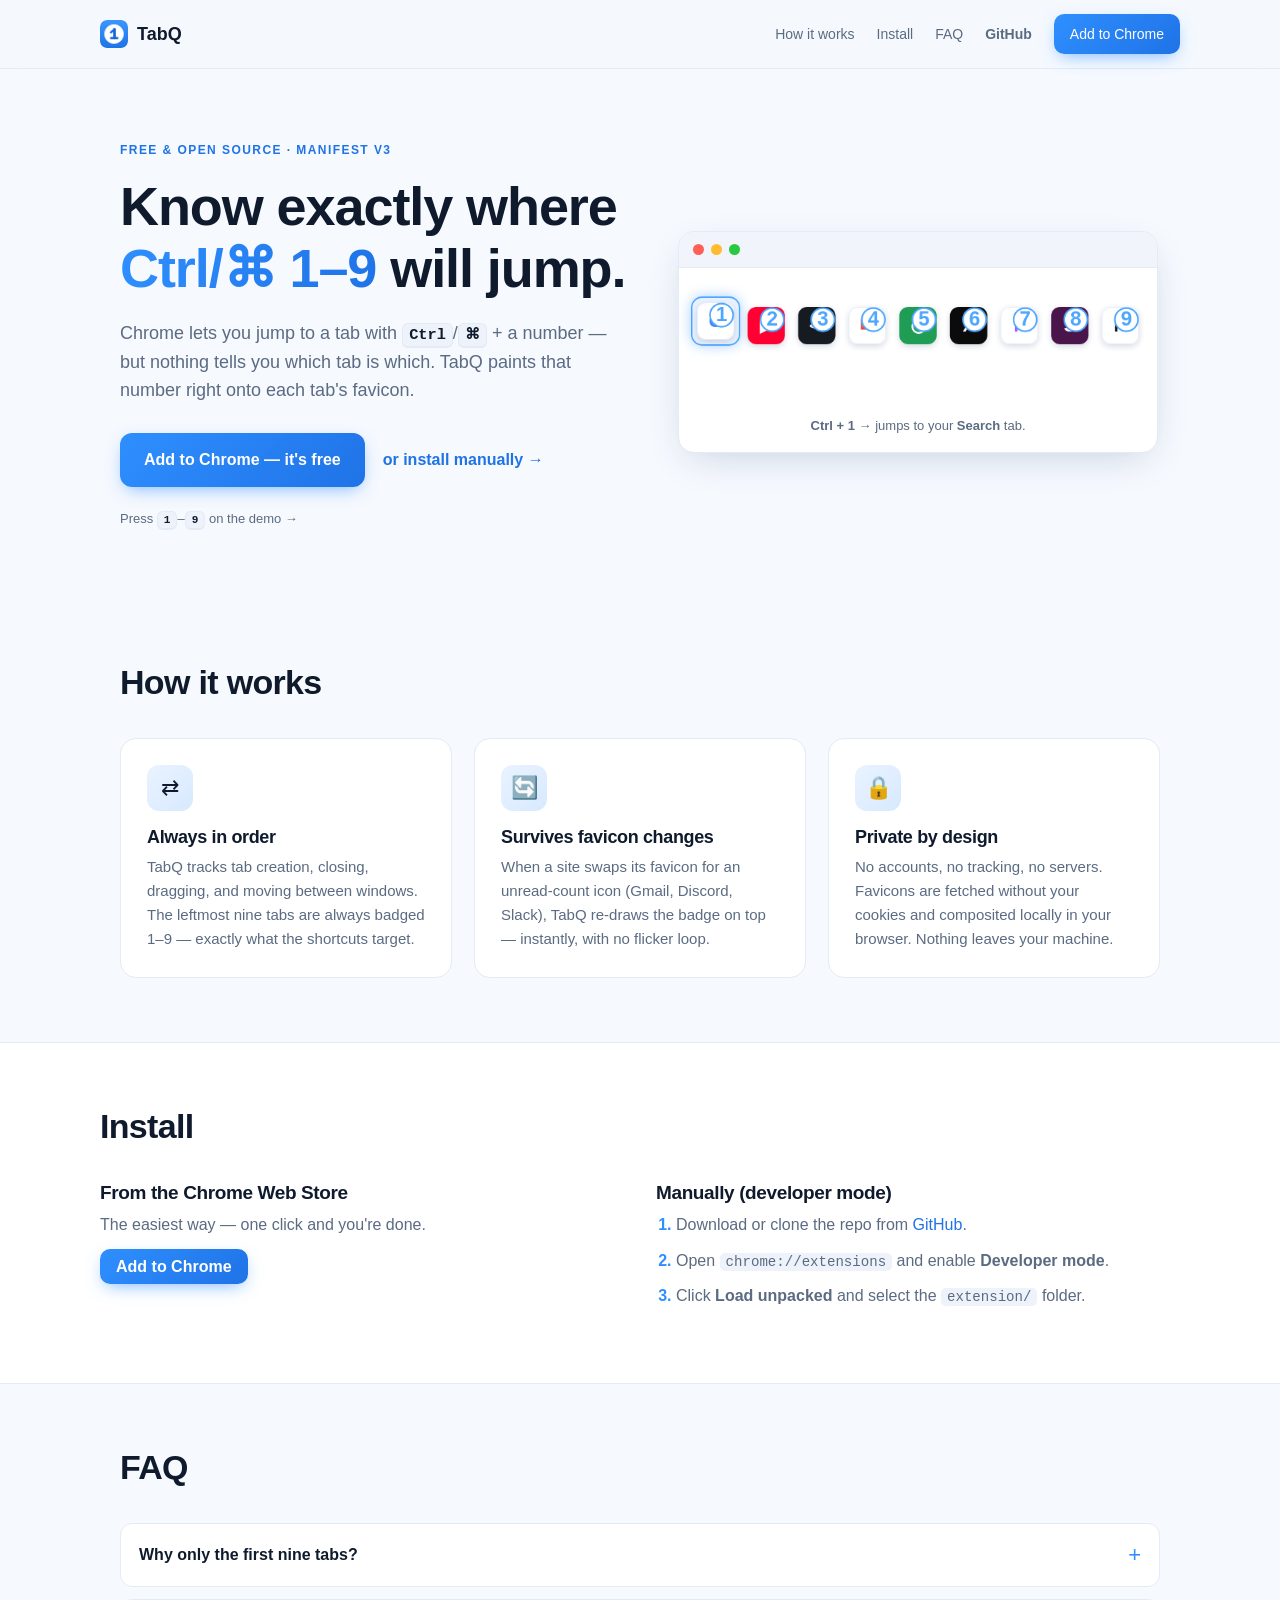
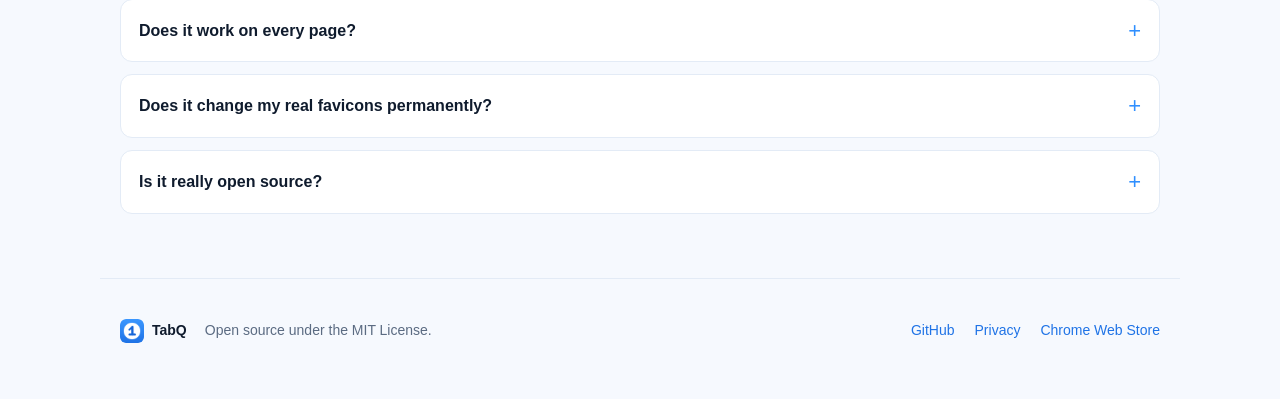
<file: website/index.html>
<!DOCTYPE html>
<html lang="en">
  <head>
    <meta charset="utf-8" />
    <meta name="viewport" content="width=device-width, initial-scale=1" />
    <title>TabQ &mdash; Numbered tab favicons for Ctrl/Cmd+1&ndash;9</title>
    <meta
      name="description"
      content="TabQ badges the favicon of your first 9 Chrome tabs with their number, so you always know where Ctrl/Cmd+1 through 9 will jump. Free and open source."
    />
    <link rel="icon" type="image/png" href="favicon.png" />
    <link rel="stylesheet" href="styles.css" />
    <link rel="canonical" href="https://tabq.awacxo.com/" />
    <!-- Open Graph / Twitter -->
    <meta property="og:title" content="TabQ — Numbered tab favicons" />
    <meta
      property="og:description"
      content="See at a glance where Ctrl/Cmd+1–9 will jump. A tiny, open-source Chrome extension."
    />
    <meta property="og:image" content="https://tabq.awacxo.com/og.png" />
    <meta property="og:url" content="https://tabq.awacxo.com/" />
    <meta property="og:type" content="website" />
    <meta name="twitter:card" content="summary_large_image" />
    <meta name="twitter:title" content="TabQ — Numbered tab favicons" />
    <meta
      name="twitter:description"
      content="See at a glance where Ctrl/Cmd+1–9 will jump. A tiny, open-source Chrome extension."
    />
    <meta name="twitter:image" content="https://tabq.awacxo.com/og.png" />
  </head>
  <body>
    <header class="nav">
      <a class="brand" href="#top">
        <img src="favicon.png" width="28" height="28" alt="" />
        <span>TabQ</span>
      </a>
      <nav>
        <a href="#how">How it works</a>
        <a href="#install">Install</a>
        <a href="#faq">FAQ</a>
        <a class="ghost" href="https://github.com/thisisdkyadav/tabq" target="_blank" rel="noopener">GitHub</a>
        <a class="cta" href="https://chromewebstore.google.com/detail/npobdimgpjnhaajhldokdmmmeknapaeg" target="_blank" rel="noopener">Add to Chrome</a>
      </nav>
    </header>

    <main id="top">
      <!-- ───────────────────────── hero ───────────────────────── -->
      <section class="hero">
        <div class="hero-copy">
          <p class="eyebrow">Free &amp; open source &middot; Manifest V3</p>
          <h1>Know exactly where <span class="grad">Ctrl/&#8984;&nbsp;1&ndash;9</span> will jump.</h1>
          <p class="lede">
            Chrome lets you jump to a tab with <kbd>Ctrl</kbd>/<kbd>&#8984;</kbd> +
            a number &mdash; but nothing tells you which tab is which. TabQ paints
            that number right onto each tab's favicon.
          </p>
          <div class="hero-actions">
            <a class="cta lg" href="https://chromewebstore.google.com/detail/npobdimgpjnhaajhldokdmmmeknapaeg" target="_blank" rel="noopener">Add to Chrome &mdash; it's free</a>
            <a class="link" href="#install">or install manually &rarr;</a>
          </div>
          <p class="hint">Press <kbd>1</kbd>&ndash;<kbd>9</kbd> on the demo &rarr;</p>
        </div>

        <div class="hero-demo">
          <div class="window" role="img" aria-label="A row of tab favicons, each badged with its number 1 through 9.">
            <div class="window-bar">
              <span class="dot"></span><span class="dot"></span><span class="dot"></span>
            </div>
            <canvas id="demo" width="640" height="190"></canvas>
            <p class="demo-caption" id="demo-caption">Your first nine tabs, numbered.</p>
          </div>
        </div>
      </section>

      <!-- ─────────────────────── how it works ─────────────────────── -->
      <section id="how" class="section">
        <h2>How it works</h2>
        <div class="cards">
          <article class="card">
            <div class="card-icon">&#8644;</div>
            <h3>Always in order</h3>
            <p>
              TabQ tracks tab creation, closing, dragging, and moving between
              windows. The leftmost nine tabs are always badged 1&ndash;9 &mdash;
              exactly what the shortcuts target.
            </p>
          </article>
          <article class="card">
            <div class="card-icon">&#128260;</div>
            <h3>Survives favicon changes</h3>
            <p>
              When a site swaps its favicon for an unread-count icon (Gmail,
              Discord, Slack), TabQ re-draws the badge on top &mdash; instantly,
              with no flicker loop.
            </p>
          </article>
          <article class="card">
            <div class="card-icon">&#128274;</div>
            <h3>Private by design</h3>
            <p>
              No accounts, no tracking, no servers. Favicons are fetched without
              your cookies and composited locally in your browser. Nothing leaves
              your machine.
            </p>
          </article>
        </div>
      </section>

      <!-- ───────────────────────── install ───────────────────────── -->
      <section id="install" class="section alt">
        <h2>Install</h2>
        <div class="install-grid">
          <div class="install-col">
            <h3>From the Chrome Web Store</h3>
            <p>The easiest way &mdash; one click and you're done.</p>
            <a class="cta" href="https://chromewebstore.google.com/detail/npobdimgpjnhaajhldokdmmmeknapaeg" target="_blank" rel="noopener">Add to Chrome</a>
          </div>
          <div class="install-col">
            <h3>Manually (developer mode)</h3>
            <ol>
              <li>Download or clone the repo from <a href="https://github.com/thisisdkyadav/tabq" target="_blank" rel="noopener">GitHub</a>.</li>
              <li>Open <code>chrome://extensions</code> and enable <strong>Developer mode</strong>.</li>
              <li>Click <strong>Load unpacked</strong> and select the <code>extension/</code> folder.</li>
            </ol>
          </div>
        </div>
      </section>

      <!-- ─────────────────────────── faq ─────────────────────────── -->
      <section id="faq" class="section">
        <h2>FAQ</h2>
        <div class="faq">
          <details>
            <summary>Why only the first nine tabs?</summary>
            <p>Because Chrome only has shortcuts for nine. <kbd>Ctrl</kbd>/<kbd>&#8984;</kbd>+9 always jumps to the <em>last</em> tab, but TabQ numbers the ninth-from-left to stay consistent with positions 1&ndash;8.</p>
          </details>
          <details>
            <summary>Does it work on every page?</summary>
            <p>On all normal <code>http(s)</code> pages, yes. Protected pages like <code>chrome://</code> settings or the Web Store can't run extensions, so they can't be badged &mdash; the shortcut still jumps to them.</p>
          </details>
          <details>
            <summary>Does it change my real favicons permanently?</summary>
            <p>No. The badge is applied live in the page and disappears the moment you reload, switch the tab out of the top nine, or remove the extension.</p>
          </details>
          <details>
            <summary>Is it really open source?</summary>
            <p>Yes &mdash; MIT licensed. Read every line, file issues, or send a pull request on <a href="https://github.com/thisisdkyadav/tabq" target="_blank" rel="noopener">GitHub</a>.</p>
          </details>
        </div>
      </section>
    </main>

    <footer class="footer">
      <div class="footer-brand">
        <img src="favicon.png" width="24" height="24" alt="" />
        <span>TabQ</span>
      </div>
      <p>Open source under the MIT License.</p>
      <nav>
        <a href="https://github.com/thisisdkyadav/tabq" target="_blank" rel="noopener">GitHub</a>
        <a href="https://github.com/thisisdkyadav/tabq/blob/main/PRIVACY.md" target="_blank" rel="noopener">Privacy</a>
        <a href="https://chromewebstore.google.com/detail/npobdimgpjnhaajhldokdmmmeknapaeg" target="_blank" rel="noopener">Chrome Web Store</a>
      </nav>
    </footer>

    <script src="script.js"></script>
  </body>
</html>
</file>
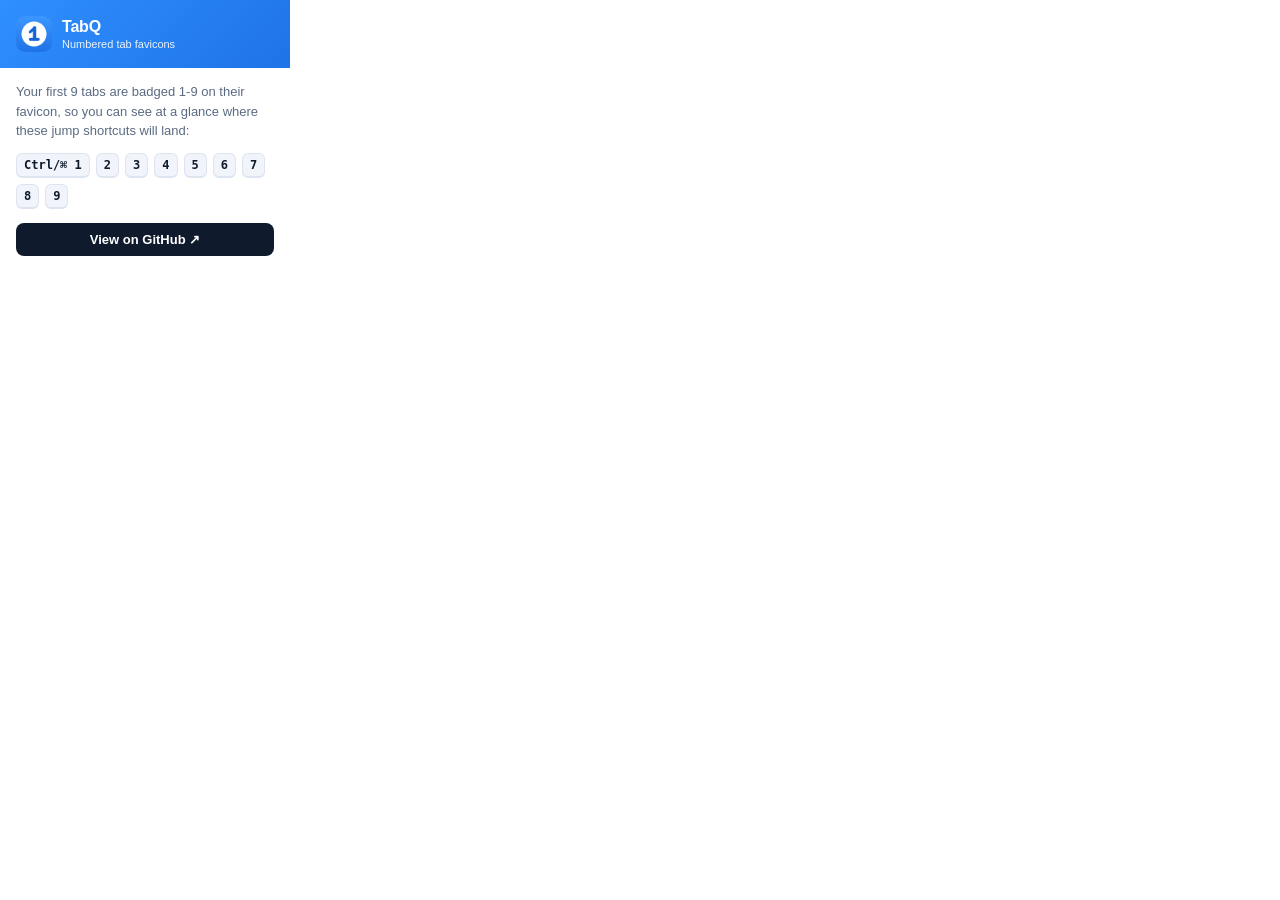
<file: extension/popup.html>
<!DOCTYPE html>
<html lang="en">
  <head>
    <meta charset="utf-8" />
    <!-- Inline <style> is allowed under the default MV3 CSP; inline <script> is
         not, so this popup is intentionally script-free. -->
    <style>
      :root {
        --blue: #2f8fff;
        --blue-deep: #1f73e6;
        --ink: #0f1b2d;
        --muted: #5b6b82;
      }
      * { box-sizing: border-box; }
      body {
        margin: 0;
        width: 290px;
        font-family: -apple-system, BlinkMacSystemFont, "Segoe UI", Roboto, sans-serif;
        color: var(--ink);
        background: #fff;
      }
      header {
        display: flex;
        align-items: center;
        gap: 10px;
        padding: 16px;
        background: linear-gradient(135deg, var(--blue) 0%, var(--blue-deep) 100%);
        color: #fff;
      }
      header img { width: 36px; height: 36px; border-radius: 9px; }
      header h1 { font-size: 16px; margin: 0; letter-spacing: -0.2px; }
      header p { font-size: 11px; margin: 2px 0 0; opacity: 0.9; }
      .body { padding: 14px 16px 16px; }
      .body p { font-size: 13px; line-height: 1.5; color: var(--muted); margin: 0 0 12px; }
      .keys { display: flex; flex-wrap: wrap; gap: 6px; margin-bottom: 14px; }
      kbd {
        font: 600 12px/1 ui-monospace, SFMono-Regular, Menlo, monospace;
        background: #f1f5fb;
        border: 1px solid #dce4f0;
        border-bottom-width: 2px;
        border-radius: 6px;
        padding: 5px 7px;
        color: var(--ink);
      }
      a.btn {
        display: block;
        text-align: center;
        text-decoration: none;
        font-size: 13px;
        font-weight: 600;
        padding: 9px;
        border-radius: 8px;
        background: var(--ink);
        color: #fff;
      }
      a.btn:hover { background: #1c2c44; }
    </style>
  </head>
  <body>
    <header>
      <img src="icons/icon48.png" alt="TabQ logo" />
      <div>
        <h1>TabQ</h1>
        <p>Numbered tab favicons</p>
      </div>
    </header>
    <div class="body">
      <p>
        Your first 9 tabs are badged 1-9 on their favicon, so you can see at a
        glance where these jump shortcuts will land:
      </p>
      <div class="keys">
        <kbd>Ctrl/&#8984; 1</kbd>
        <kbd>2</kbd>
        <kbd>3</kbd>
        <kbd>4</kbd>
        <kbd>5</kbd>
        <kbd>6</kbd>
        <kbd>7</kbd>
        <kbd>8</kbd>
        <kbd>9</kbd>
      </div>
      <a class="btn" href="https://github.com/thisisdkyadav/tabq" target="_blank" rel="noopener">
        View on GitHub &#8599;
      </a>
    </div>
  </body>
</html>
</file>
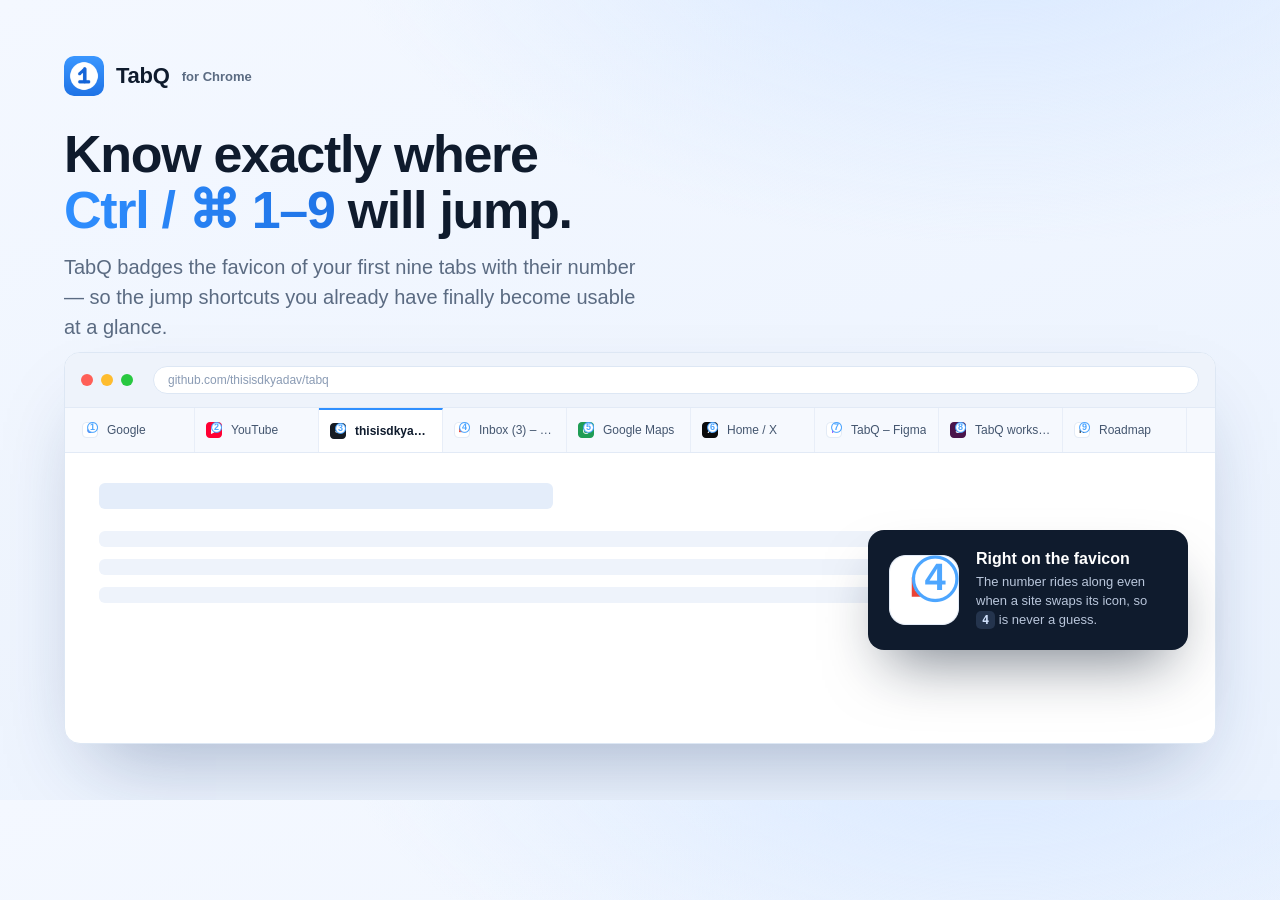
<file: tools/promo.html>
<!DOCTYPE html>
<html lang="en">
  <head>
    <meta charset="utf-8" />
    <!-- Chrome Web Store screenshot template: exactly 1280x800.
         Open it and screenshot at window-size 1280,800 (see tools/shots.sh). -->
    <style>
      * { box-sizing: border-box; margin: 0; padding: 0; }
      html, body { width: 1280px; height: 800px; overflow: hidden; }
      body {
        font-family: -apple-system, BlinkMacSystemFont, "Segoe UI", Roboto, Helvetica, Arial, sans-serif;
        color: #0f1b2d;
        background:
          radial-gradient(1100px 540px at 78% -10%, #d8e8ff 0%, rgba(216,232,255,0) 60%),
          linear-gradient(160deg, #f4f8ff 0%, #eaf2fe 100%);
        padding: 56px 64px;
        position: relative;
      }
      .brand { display: flex; align-items: center; gap: 12px; }
      .brand img { width: 40px; height: 40px; border-radius: 10px; }
      .brand b { font-size: 22px; font-weight: 800; letter-spacing: -0.01em; }
      .brand span { font-size: 13px; color: #5b6b82; font-weight: 600; }

      h1 {
        font-size: 52px; font-weight: 800; letter-spacing: -0.025em;
        line-height: 1.08; margin: 30px 0 14px; max-width: 19ch;
      }
      .grad {
        background: linear-gradient(100deg, #2f8fff, #1f73e6);
        -webkit-background-clip: text; background-clip: text; color: transparent;
      }
      .sub { font-size: 20px; color: #5b6b82; max-width: 52ch; line-height: 1.5; }

      /* browser window mockup */
      .window {
        position: absolute; left: 64px; right: 64px; bottom: 56px;
        height: 392px;
        background: #fff; border: 1px solid #dde7f4; border-radius: 16px;
        box-shadow: 0 40px 80px -30px rgba(20,50,100,0.35);
        overflow: hidden;
      }
      .chrome-bar {
        display: flex; align-items: center; gap: 8px;
        padding: 13px 16px; background: #eef3fb; border-bottom: 1px solid #e2eaf6;
      }
      .dot { width: 12px; height: 12px; border-radius: 50%; }
      .dot.r { background: #ff5f57; } .dot.y { background: #febc2e; } .dot.g { background: #28c840; }
      .omni {
        flex: 1; margin-left: 12px; height: 28px; border-radius: 14px;
        background: #fff; border: 1px solid #dde7f4;
        display: flex; align-items: center; padding: 0 14px;
        font-size: 12px; color: #8a9bb4;
      }
      .tabs { display: flex; background: #f6f9fe; border-bottom: 1px solid #e2eaf6; padding: 0 6px; }
      .tab {
        width: 124px; height: 44px; display: flex; align-items: center; gap: 8px;
        padding: 0 10px; border-right: 1px solid #e8eef8; position: relative;
      }
      .tab .fav { width: 18px; height: 18px; flex: 0 0 auto; }
      .tab .t {
        font-size: 12px; color: #44566f; white-space: nowrap;
        overflow: hidden; text-overflow: ellipsis;
      }
      .tab.active { background: #fff; border-top: 2px solid #2f8fff; }
      .tab.active .t { color: #0f1b2d; font-weight: 600; }
      .page { padding: 30px 34px; }
      .page .ph { height: 16px; border-radius: 6px; background: #eef3fb; }
      .page .ph.w1 { width: 42%; height: 26px; margin-bottom: 22px; background: #e4edfa; }
      .page .ph.w2 { width: 88%; margin-bottom: 12px; }
      .page .ph.w3 { width: 76%; margin-bottom: 12px; }
      .page .ph.w4 { width: 81%; }

      /* feature spotlight (zoom callout) */
      .spot {
        position: absolute; right: 92px; bottom: 150px;
        width: 320px; background: #0f1b2d; color: #fff;
        border-radius: 16px; padding: 20px; display: flex; gap: 16px; align-items: center;
        box-shadow: 0 30px 60px -20px rgba(15,27,45,0.55);
      }
      .spot canvas { width: 72px; height: 72px; flex: 0 0 auto; }
      .spot h3 { font-size: 16px; margin-bottom: 5px; }
      .spot p { font-size: 13px; color: #b9c6db; line-height: 1.45; }
      kbd {
        font: 700 12px ui-monospace, Menlo, Consolas, monospace;
        background: #24344d; border-radius: 5px; padding: 2px 6px; color: #cfe0fb;
      }
    </style>
  </head>
  <body>
    <div class="brand">
      <img src="../extension/icons/icon128.png" alt="" />
      <b>TabQ</b><span>for Chrome</span>
    </div>

    <h1>Know exactly where <span class="grad">Ctrl / ⌘&nbsp;1&ndash;9</span> will jump.</h1>
    <p class="sub">
      TabQ badges the favicon of your first nine tabs with their number — so the
      jump shortcuts you already have finally become usable at a glance.
    </p>

    <div class="window">
      <div class="chrome-bar">
        <span class="dot r"></span><span class="dot y"></span><span class="dot g"></span>
        <span class="omni">github.com/thisisdkyadav/tabq</span>
      </div>
      <div class="tabs" id="tabs"></div>
      <div class="page">
        <div class="ph w1"></div>
        <div class="ph w2"></div>
        <div class="ph w3"></div>
        <div class="ph w4"></div>
      </div>
    </div>

    <div class="spot">
      <canvas id="spot-fav" width="144" height="144"></canvas>
      <div>
        <h3>Right on the favicon</h3>
        <p>The number rides along even when a site swaps its icon, so <kbd>4</kbd> is never a guess.</p>
      </div>
    </div>

    <script>
      // Mock tabs (favicon background, glyph, glyph colour, title).
      const SITES = [
        { bg: "#ffffff", glyph: "G", fg: "#4285F4", title: "Google" },
        { bg: "#ff0033", glyph: "▶", fg: "#fff", title: "YouTube" },
        { bg: "#161b22", glyph: "<>", fg: "#fff", small: true, title: "thisisdkyadav/tabq" },
        { bg: "#ffffff", glyph: "✉", fg: "#EA4335", title: "Inbox (3) – Gmail" },
        { bg: "#1f9d55", glyph: "◎", fg: "#fff", title: "Google Maps" },
        { bg: "#0b0b0b", glyph: "X", fg: "#fff", title: "Home / X" },
        { bg: "#ffffff", glyph: "F", fg: "#A259FF", title: "TabQ – Figma" },
        { bg: "#4A154B", glyph: "S", fg: "#fff", title: "TabQ workspace" },
        { bg: "#ffffff", glyph: "N", fg: "#111", title: "Roadmap" },
      ];
      const BADGE_FG = "#4da6ff";

      function roundRect(ctx, x, y, w, h, r) {
        ctx.beginPath();
        ctx.moveTo(x + r, y);
        ctx.arcTo(x + w, y, x + w, y + h, r);
        ctx.arcTo(x + w, y + h, x, y + h, r);
        ctx.arcTo(x, y + h, x, y, r);
        ctx.arcTo(x, y, x + w, y, r);
        ctx.closePath();
      }

      // The extension's badge, drawn verbatim.
      function drawBadge(ctx, x, y, size, number) {
        const r = size * 0.31;
        const cx = x + size - r - size * 0.03;
        const cy = y + r + size * 0.03;
        ctx.beginPath();
        ctx.arc(cx, cy, r, 0, Math.PI * 2);
        ctx.fillStyle = "#fff"; ctx.fill();
        ctx.lineWidth = Math.max(1, size * 0.045);
        ctx.strokeStyle = BADGE_FG; ctx.stroke();
        ctx.fillStyle = BADGE_FG;
        ctx.font = `bold ${Math.round(r * 1.75)}px Arial, sans-serif`;
        ctx.textAlign = "center"; ctx.textBaseline = "middle";
        ctx.fillText(String(number), cx, cy + size * 0.01);
      }

      function drawFavicon(canvas, site, number, cssSize) {
        const SS = 2;
        canvas.width = cssSize * SS;
        canvas.height = cssSize * SS;
        canvas.style.width = cssSize + "px";
        canvas.style.height = cssSize + "px";
        const ctx = canvas.getContext("2d");
        ctx.scale(SS, SS);
        const pad = 1;
        const s = cssSize - pad * 2;
        ctx.fillStyle = site.bg;
        roundRect(ctx, pad, pad, s, s, s * 0.24);
        ctx.fill();
        if (site.bg.toLowerCase() === "#ffffff") {
          ctx.strokeStyle = "#e3ebf6"; ctx.lineWidth = 1;
          roundRect(ctx, pad + 0.5, pad + 0.5, s - 1, s - 1, s * 0.24); ctx.stroke();
        }
        ctx.fillStyle = site.fg;
        ctx.font = `700 ${Math.round(s * (site.small ? 0.34 : 0.5))}px Arial, sans-serif`;
        ctx.textAlign = "center"; ctx.textBaseline = "middle";
        ctx.fillText(site.glyph, pad + s / 2, pad + s / 2 + 1);
        drawBadge(ctx, pad, pad, s, number);
      }

      const tabsEl = document.getElementById("tabs");
      SITES.forEach((site, i) => {
        const tab = document.createElement("div");
        tab.className = "tab" + (i === 2 ? " active" : "");
        const cv = document.createElement("canvas");
        cv.className = "fav";
        const title = document.createElement("span");
        title.className = "t";
        title.textContent = site.title;
        tab.append(cv, title);
        tabsEl.append(tab);
        drawFavicon(cv, site, i + 1, 18);
      });

      // big spotlight favicon (Gmail, badge 4) at 72px
      drawFavicon(document.getElementById("spot-fav"), SITES[3], 4, 72);
    </script>
  </body>
</html>
</file>
<file: website/styles.css>
/* ============================================================
   TabQ landing page
   Palette: blue accent on a cool off-white, deep-ink text.
   ============================================================ */

:root {
  --blue: #2f8fff;
  --blue-deep: #1f73e6;
  --badge: #4da6ff;
  --ink: #0f1b2d;
  --muted: #5b6b82;
  --bg: #f6f9fe;
  --card: #ffffff;
  --line: #e3ebf6;
  --radius: 16px;
  --shadow: 0 12px 40px -12px rgba(20, 50, 100, 0.22);
  --maxw: 1080px;
}

* { box-sizing: border-box; }

html { scroll-behavior: smooth; }

body {
  margin: 0;
  font-family: -apple-system, BlinkMacSystemFont, "Segoe UI", Roboto, Helvetica, Arial, sans-serif;
  color: var(--ink);
  background: var(--bg);
  line-height: 1.6;
  -webkit-font-smoothing: antialiased;
}

h1, h2, h3 { line-height: 1.15; letter-spacing: -0.02em; margin: 0; }
a { color: var(--blue-deep); text-decoration: none; }
a:hover { text-decoration: underline; }

kbd {
  font: 600 0.85em/1 ui-monospace, SFMono-Regular, Menlo, Consolas, monospace;
  background: #eef3fb;
  border: 1px solid var(--line);
  border-bottom-width: 2px;
  border-radius: 6px;
  padding: 2px 6px;
  color: var(--ink);
  white-space: nowrap;
}

code {
  font: 0.88em ui-monospace, SFMono-Regular, Menlo, Consolas, monospace;
  background: #eef3fb;
  padding: 1px 6px;
  border-radius: 5px;
}

.grad {
  background: linear-gradient(100deg, var(--blue) 0%, var(--blue-deep) 100%);
  -webkit-background-clip: text;
  background-clip: text;
  color: transparent;
  white-space: nowrap;
}

/* ---------------------------- nav ---------------------------- */
.nav {
  position: sticky;
  top: 0;
  z-index: 10;
  display: flex;
  align-items: center;
  justify-content: space-between;
  gap: 16px;
  padding: 14px max(20px, calc((100% - var(--maxw)) / 2));
  background: rgba(246, 249, 254, 0.82);
  backdrop-filter: saturate(160%) blur(10px);
  border-bottom: 1px solid var(--line);
}
.brand { display: flex; align-items: center; gap: 9px; font-weight: 700; font-size: 18px; color: var(--ink); }
.brand img { border-radius: 7px; }
.nav nav { display: flex; align-items: center; gap: 22px; }
.nav nav a { color: var(--muted); font-size: 14px; font-weight: 500; }
.nav nav a:hover { color: var(--ink); text-decoration: none; }

/* buttons */
.cta {
  background: linear-gradient(135deg, var(--blue) 0%, var(--blue-deep) 100%);
  color: #fff !important;
  font-weight: 600;
  padding: 9px 16px;
  border-radius: 10px;
  box-shadow: 0 6px 18px -6px rgba(47, 143, 255, 0.7);
  transition: transform 0.15s ease, box-shadow 0.15s ease;
}
.cta:hover { text-decoration: none; transform: translateY(-1px); box-shadow: 0 10px 24px -8px rgba(47, 143, 255, 0.8); }
.cta.lg { padding: 14px 24px; font-size: 16px; border-radius: 12px; }
.ghost { font-weight: 600 !important; }

/* --------------------------- hero --------------------------- */
.hero {
  display: grid;
  grid-template-columns: 1.05fr 1fr;
  gap: 48px;
  align-items: center;
  max-width: var(--maxw);
  margin: 0 auto;
  padding: 72px 20px 56px;
}
.eyebrow {
  text-transform: uppercase;
  letter-spacing: 0.12em;
  font-size: 12px;
  font-weight: 700;
  color: var(--blue-deep);
  margin: 0 0 14px;
}
.hero h1 { font-size: clamp(34px, 5vw, 54px); font-weight: 800; }
.lede { font-size: 18px; color: var(--muted); margin: 20px 0 28px; max-width: 30em; }
.hero-actions { display: flex; align-items: center; gap: 18px; flex-wrap: wrap; }
.link { font-weight: 600; }
.hint { margin-top: 22px; font-size: 13px; color: var(--muted); }

.hero-demo { display: flex; justify-content: center; }
.window {
  width: 100%;
  max-width: 480px;
  background: #fff;
  border: 1px solid var(--line);
  border-radius: var(--radius);
  box-shadow: var(--shadow);
  overflow: hidden;
}
.window-bar {
  display: flex;
  gap: 7px;
  padding: 12px 14px;
  background: #f1f5fb;
  border-bottom: 1px solid var(--line);
}
.window-bar .dot { width: 11px; height: 11px; border-radius: 50%; background: #d3deee; }
.window-bar .dot:nth-child(1) { background: #ff5f57; }
.window-bar .dot:nth-child(2) { background: #febc2e; }
.window-bar .dot:nth-child(3) { background: #28c840; }
#demo { display: block; width: 100%; height: auto; }
.demo-caption { text-align: center; font-size: 13px; color: var(--muted); margin: 0; padding: 6px 12px 16px; }

/* ------------------------- sections ------------------------- */
.section { max-width: var(--maxw); margin: 0 auto; padding: 64px 20px; }
.section.alt { max-width: none; background: #fff; border-top: 1px solid var(--line); border-bottom: 1px solid var(--line); }
.section.alt > * { max-width: var(--maxw); margin-inline: auto; }
.section h2 { font-size: clamp(26px, 3.5vw, 34px); font-weight: 800; margin-bottom: 36px; }

.cards { display: grid; grid-template-columns: repeat(3, 1fr); gap: 22px; }
.card {
  background: var(--card);
  border: 1px solid var(--line);
  border-radius: var(--radius);
  padding: 26px;
  transition: transform 0.18s ease, box-shadow 0.18s ease;
}
.card:hover { transform: translateY(-3px); box-shadow: var(--shadow); }
.card-icon {
  font-size: 22px;
  width: 46px; height: 46px;
  display: grid; place-items: center;
  border-radius: 12px;
  background: linear-gradient(135deg, #eaf3ff, #d7e9ff);
  margin-bottom: 16px;
}
.card h3 { font-size: 18px; margin-bottom: 8px; }
.card p { color: var(--muted); margin: 0; font-size: 15px; }

/* install */
.install-grid { display: grid; grid-template-columns: 1fr 1fr; gap: 32px; }
.install-col h3 { font-size: 19px; margin-bottom: 8px; }
.install-col p { color: var(--muted); margin: 0 0 16px; }
.install-col ol { margin: 0; padding-left: 20px; color: var(--muted); }
.install-col ol li { margin-bottom: 10px; }
.install-col ol li::marker { color: var(--blue); font-weight: 700; }

/* faq */
.faq { display: grid; gap: 12px; }
.faq details {
  background: var(--card);
  border: 1px solid var(--line);
  border-radius: 12px;
  padding: 4px 18px;
}
.faq summary {
  cursor: pointer;
  font-weight: 600;
  padding: 14px 0;
  list-style: none;
  position: relative;
  padding-right: 28px;
}
.faq summary::-webkit-details-marker { display: none; }
.faq summary::after {
  content: "+";
  position: absolute;
  right: 0; top: 50%;
  transform: translateY(-50%);
  font-size: 22px; font-weight: 400;
  color: var(--blue);
}
.faq details[open] summary::after { content: "\2013"; }
.faq details p { margin: 0 0 16px; color: var(--muted); }

/* footer */
.footer {
  max-width: var(--maxw);
  margin: 0 auto;
  padding: 40px 20px 56px;
  display: flex;
  align-items: center;
  gap: 18px;
  flex-wrap: wrap;
  border-top: 1px solid var(--line);
  color: var(--muted);
  font-size: 14px;
}
.footer-brand { display: flex; align-items: center; gap: 8px; font-weight: 700; color: var(--ink); }
.footer-brand img { border-radius: 6px; }
.footer p { margin: 0; flex: 1; }
.footer nav { display: flex; gap: 20px; }

/* ------------------------ responsive ------------------------ */
@media (max-width: 860px) {
  .hero { grid-template-columns: 1fr; padding-top: 48px; gap: 36px; }
  .hero-demo { order: 2; }
  .cards, .install-grid { grid-template-columns: 1fr; }
  .nav nav a:not(.cta):not(.ghost) { display: none; }
}

@media (prefers-reduced-motion: reduce) {
  html { scroll-behavior: auto; }
  * { transition: none !important; }
}
</file>
